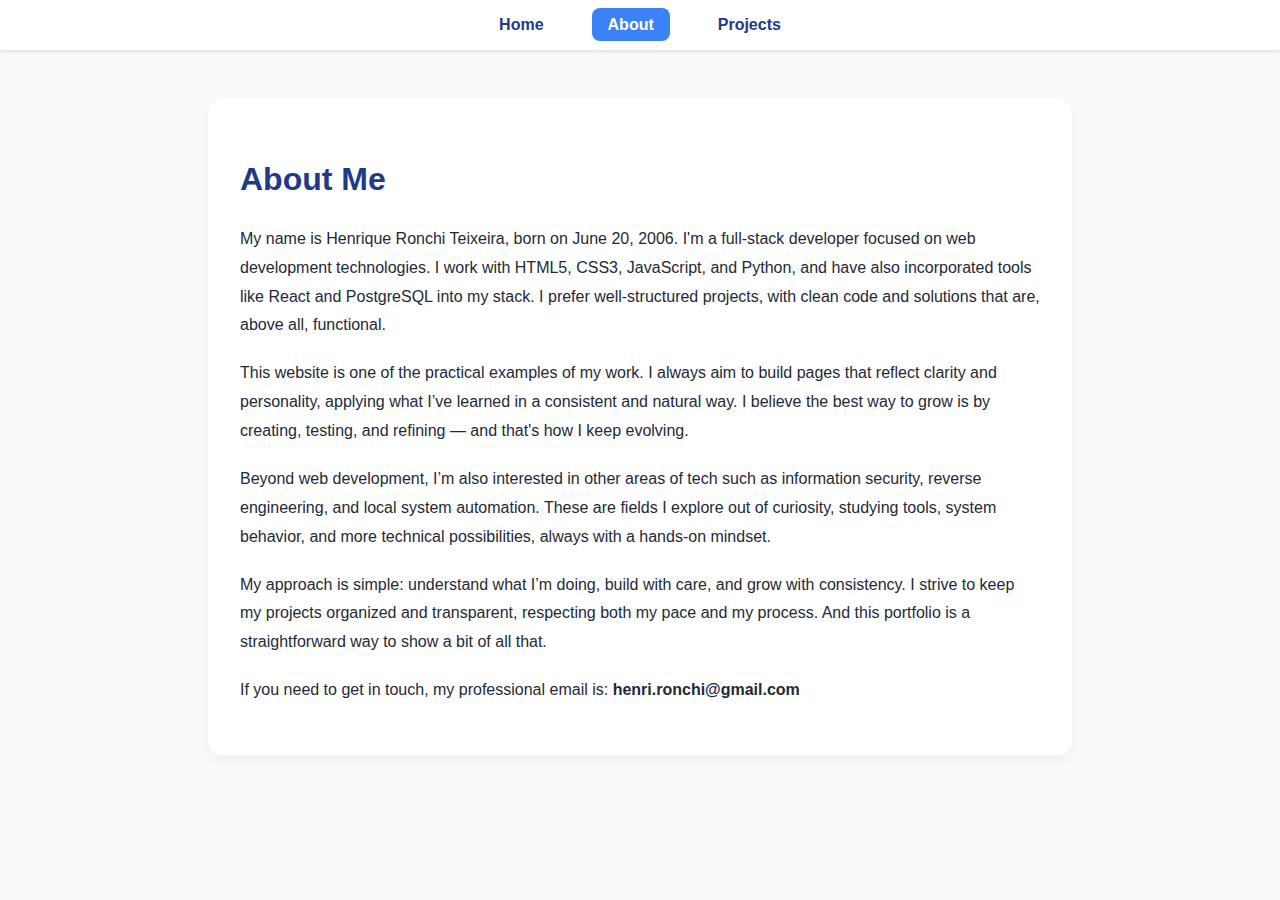
<file: about/about.html>
<!DOCTYPE html>
<html lang="en">
<head>
    <meta charset="UTF-8">
    <meta name="viewport" content="width=device-width, initial-scale=1.0">
    <title>Sobre Mim - Henrique Ronchi</title>
    <link rel="stylesheet" href="about.css">
</head>
<body>
    <header>
        <nav>
            <ul class="menu">
                <li><a href="../home/home.html">Home</a></li>
                <li><a href="about.html" class="active">About</a></li>
                <li><a href="../projects/projects.html">Projects</a></li>
            </ul>
        </nav>
    </header>

    <main>
        <section class="about-container">
            <div class="text-box">
                <h1>About Me</h1>
                <p>My name is Henrique Ronchi Teixeira, born on June 20, 2006. I'm a full-stack developer focused on web development technologies. I work with HTML5, CSS3, JavaScript, and Python, and have also incorporated tools like React and PostgreSQL into my stack. I prefer well-structured projects, with clean code and solutions that are, above all, functional.</p>

                <p>This website is one of the practical examples of my work. I always aim to build pages that reflect clarity and personality, applying what I’ve learned in a consistent and natural way. I believe the best way to grow is by creating, testing, and refining — and that's how I keep evolving.</p>

                <p>Beyond web development, I’m also interested in other areas of tech such as information security, reverse engineering, and local system automation. These are fields I explore out of curiosity, studying tools, system behavior, and more technical possibilities, always with a hands-on mindset.</p>

                <p>My approach is simple: understand what I’m doing, build with care, and grow with consistency. I strive to keep my projects organized and transparent, respecting both my pace and my process. And this portfolio is a straightforward way to show a bit of all that.</p>

                <p>If you need to get in touch, my professional email is: <strong>henri.ronchi@gmail.com</strong></p>
            </div>
        </section>
    </main>
</body>
</html>
</file>
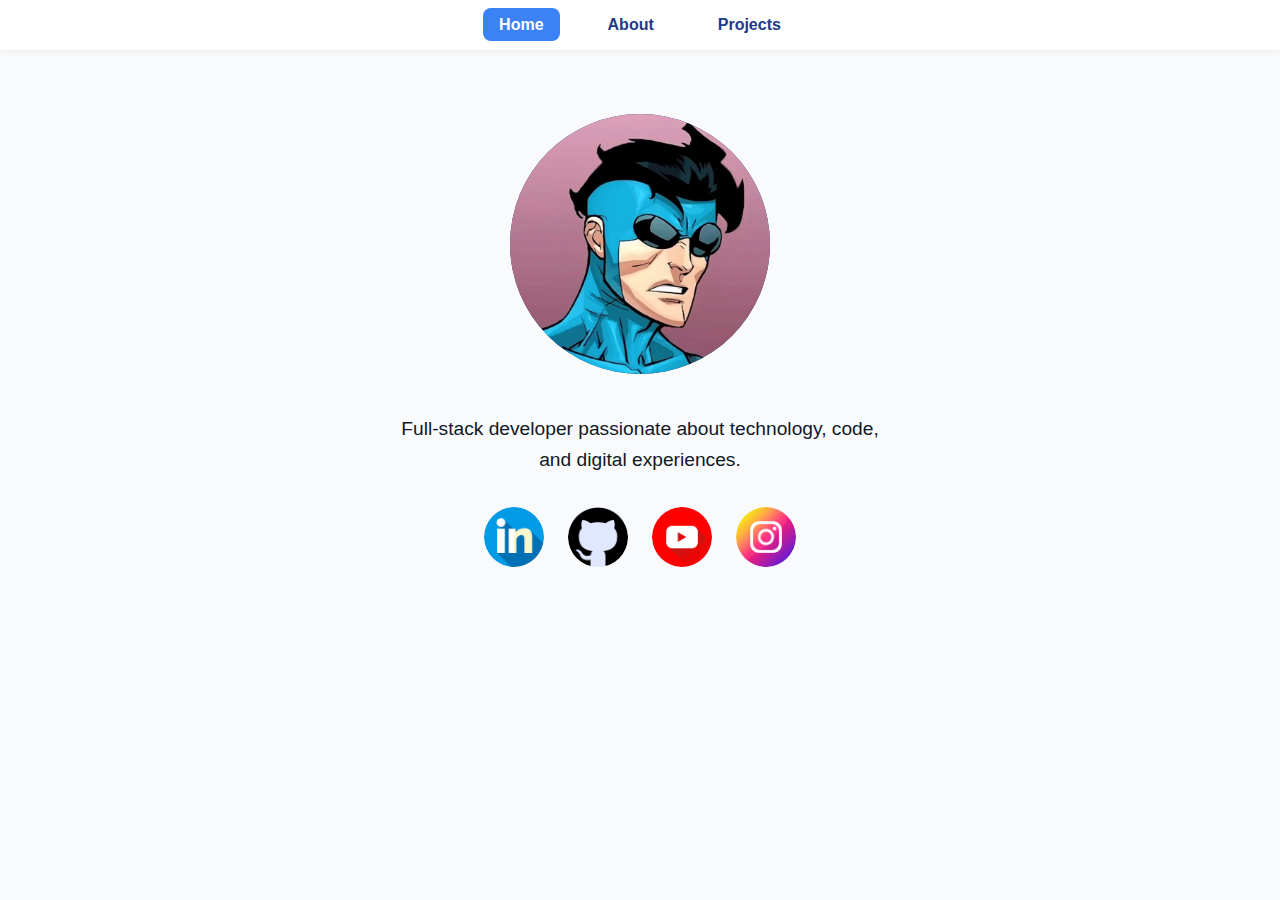
<file: home/home.html>
<!DOCTYPE html>
<html lang="en">
<head>
  <meta charset="UTF-8" />
  <meta name="viewport" content="width=device-width, initial-scale=1.0" />
  <title>Henrique Ronchi | Portfolio</title>
  <link rel="stylesheet" href="home.css" />
</head>
<body>
  <header>
    <nav class="menu">
      <ul>
        <li><a href="home.html" class="active">Home</a></li>
        <li><a href="../about/about.html">About</a></li>
        <li><a href="../projects/projects.html">Projects</a></li>
        <!-- <li><a href="contact.html">Contact</a></li> -->
      </ul>
    </nav>
  </header>

  <main>
    <div class="profile-container">
      <div class="photo-border"></div>
      <img
        src="../images/teste.jpg"
        alt="Minha foto de perfil"
        class="profile-photo"
      />
    </div>

    <p class="description">Full-stack developer passionate about technology, code, and digital experiences.</p>

    <div class="socials">
      <a href="https://www.linkedin.com/in/henriqueronchi/" target="_blank" class="icon linkedin" aria-label="LinkedIn"></a>
      <a href="https://github.com/hteixeira-dev" target="_blank" class="icon github" aria-label="GitHub"></a>
      <a href="https://www.youtube.com/@henrique-v.r" target="_blank" class="icon youtube" aria-label="YouTube"></a>
      <a href="https://www.instagram.com/henrique.ronchi/?hl=en" target="_blank" class="icon instagram" aria-label="Instagram"></a>
    </div>
  </main>
</body>
</html>
</file>
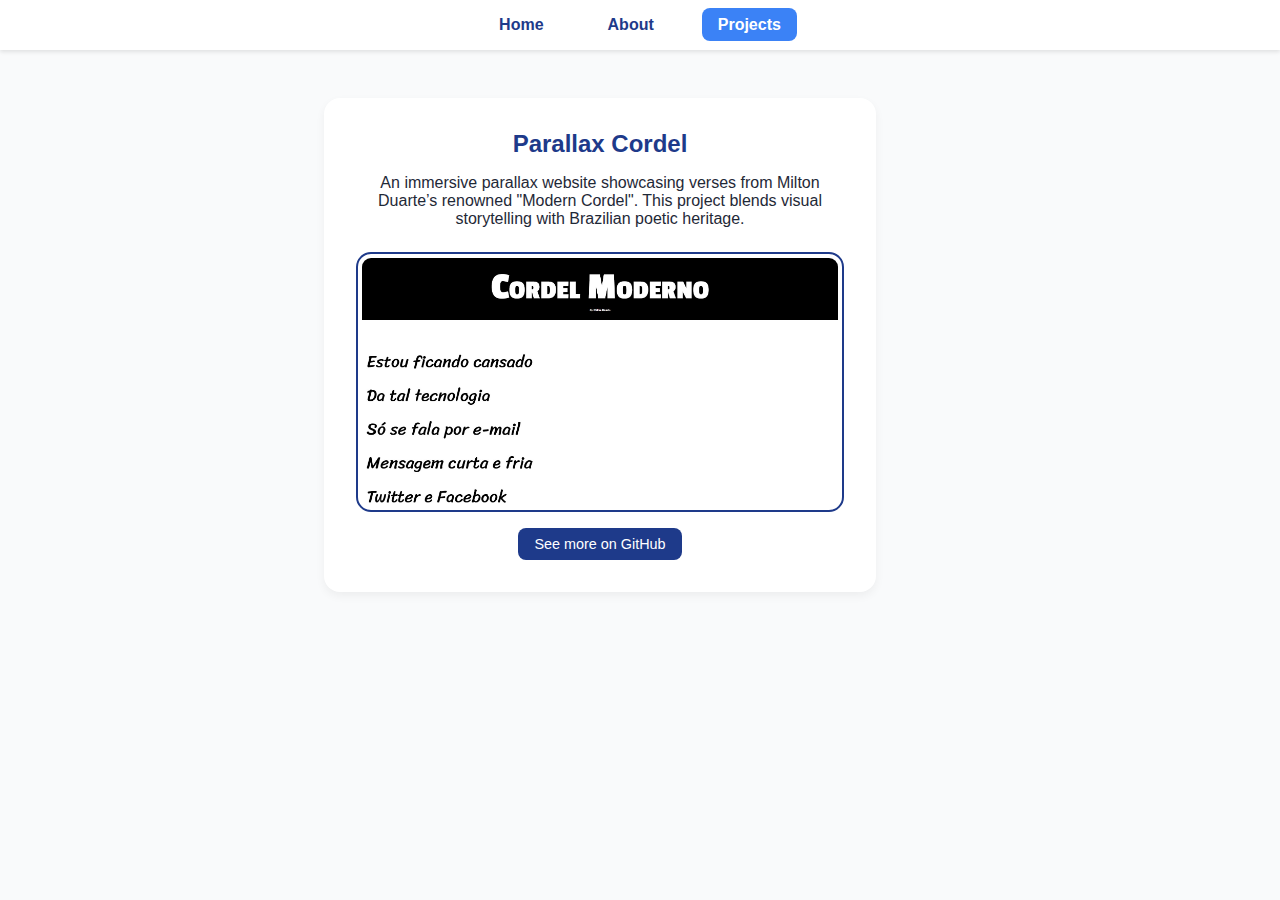
<file: projects/projects.html>
<!DOCTYPE html>
<html lang="en">
<head>
  <meta charset="UTF-8" />
  <meta name="viewport" content="width=device-width, initial-scale=1.0" />
  <title>Projects | Henrique Ronchi</title>
  <link rel="stylesheet" href="projects.css" />
</head>
<body>
  <header>
    <nav>
      <ul class="menu">
        <li><a href="../home/home.html">Home</a></li>
        <li><a href="../about/about.html">About</a></li>
        <li><a href="projects.html" class="active">Projects</a></li>
      </ul>
    </nav>
  </header>

  <main class="projects-container">
    <section class="project">
      <h2>Parallax Cordel</h2>
      <p>An immersive parallax website showcasing verses from Milton Duarte’s renowned "Modern Cordel". This project blends visual storytelling with Brazilian poetic heritage.</p>
      <img class="project-image" src="../images/projects/project1.jpg" alt="project image">
      <a class="project-link" href="https://github.com/hteixeira-dev/project-cordel" target="_blank">See more on GitHub</a>
    </section>

   <!-- <section class="project">
      <h2>Project Name 2</h2>
      <p>This is a brief description of the second project. It may include tech used or a summary of the problem it solves.</p>
      <a class="project-link" href="https://github.com/henriqueronchi/project2" target="_blank">See more on GitHub</a>
    </section>

    <section class="project">
      <h2>Project Name 3</h2>
      <p>Another example project with a description that fits the layout and design of this page.</p>
      <a class="project-link" href="https://github.com/henriqueronchi/project3" target="_blank">See more on GitHub</a>
    </section> -->
  </main>
</body>
</html>
</file>
<file: about/about.css>
@charset "UTF-8";

:root {
    --primary-blue: #1e3a8a; /* Azul escuro */
    --light-blue: #3b82f6;   /* Azul claro para hover */
    --bg-color: #f9fafb;     /* Fundo neutro */
    --text-color: #1f2937;   /* Texto principal */
  }
  
  body {
    margin: 0;
    padding: 0;
    font-family: 'Poppins', sans-serif;
    background-color: var(--bg-color);
    color: var(--text-color);
  }
  
  header {
    background-color: #ffffff;
    padding: 1rem 0;
    box-shadow: 0 2px 4px rgba(0, 0, 0, 0.1);
  }
  
  nav ul {
    display: flex;
    justify-content: center;
    gap: 2rem;
    list-style: none;
    margin: 0;
    padding: 0;
  }
  
  nav ul li a {
    text-decoration: none;
    color: var(--primary-blue);
    font-weight: bold;
    padding: 0.5rem 1rem;
    border-radius: 0.5rem;
    transition: all 0.3s ease;
  }
  
  nav ul li a:hover,
  nav ul li a.active {
    background-color: var(--light-blue);
    color: white;
  }
  
  main {
    padding: 3rem 1rem;
    display: flex;
    justify-content: center;
    align-items: center;
  }
  
  .about-container {
    max-width: 800px;
    background-color: #ffffff;
    padding: 2rem;
    border-radius: 1rem;
    box-shadow: 0 4px 10px rgba(0, 0, 0, 0.05);
    line-height: 1.8;
    color: var(--text-color);
  }
  
  .about-container h1 {
    font-size: 2rem;
    color: var(--primary-blue);
    margin-bottom: 1rem;
  }
  
  .about-container p {
    margin-bottom: 1.2rem;
    font-size: 1rem;
  }
  
  .about-container a {
    color: var(--primary-blue);
    text-decoration: none;
  }
  
  .about-container a:hover {
    color: var(--light-blue);
    text-decoration: underline;
  }
  
  /* Responsividade */
  
  /* Celulares pequenos */
  @media (max-width: 480px) {
    nav ul {
      flex-direction: column;
      gap: 1rem;
      align-items: center;
    }
  
    .about-container {
      padding: 1.5rem;
    }
  
    .about-container h1 {
      font-size: 1.5rem;
    }
  
    .about-container p {
      font-size: 0.95rem;
    }
  }
  
  /* Tablets */
  @media (min-width: 481px) and (max-width: 900px) {
    .about-container {
      padding: 2rem 2.5rem;
    }
  
    .about-container h1 {
      font-size: 1.75rem;
    }
  }
  
  /* Telas grandes */
  @media (min-width: 1400px) {
    .about-container {
      max-width: 1000px;
      padding: 3rem;
      font-size: 1.1rem;
    }
  
    .about-container h1 {
      font-size: 2.5rem;
    }
  }
</file>
<file: home/home.css>
@charset "UTF-8";

:root {
  --primary-blue: #1e3a8a; /* Azul escuro */
  --light-blue: #3b82f6;   /* Azul claro para hover */
  --bg-color: #f9fafb;     /* Fundo neutro */
  --text-color: #111827;
  --social-bg: #e0e7ff;    /* Fundo dos ícones sociais */
}

body {
  margin: 0;
  padding: 0;
  font-family: 'Segoe UI', sans-serif;
  background-color: var(--bg-color);
  color: var(--text-color);
}

/* Menu */
header {
  background-color: white;
  box-shadow: 0 2px 8px rgba(0, 0, 0, 0.05);
}

.menu ul {
  display: flex;
  justify-content: center;
  gap: 2rem;
  padding: 1rem 0;
  margin: 0;
  list-style: none;
}

.menu a {
  text-decoration: none;
  font-weight: bold;
  color: var(--primary-blue);
  transition: background-color 0.3s ease, padding 0.3s ease;
  padding: 0.5rem 1rem;
  border-radius: 8px;
}

.menu a.active,
.menu a:hover {
  background-color: var(--light-blue);
  color: white;
}

/* Container geral */
main {
  display: flex;
  flex-direction: column;
  align-items: center;
  margin-top: 4rem;
}

/* Foto de perfil */
.profile-container {
  position: relative;
  width: 260px;
  height: 260px;
  margin-bottom: 1.5rem;
}

.photo-border {
  position: absolute;
  width: 100%;
  height: 100%;
  background-color: var(--primary-blue);
  border-radius: 50%;
  z-index: 0;
}

.profile-photo {
  position: absolute;
  width: 100%;
  height: 100%;
  object-fit: cover;
  border-radius: 50%;
  z-index: 1;
  transition: transform 0.3s ease;
}

.profile-photo:hover {
  transform: translate(-8px, -8px);
}

.description {
  font-size: 1.2rem;
  text-align: center;
  margin: 1rem 0 2rem;
  max-width: 480px;
  line-height: 1.6;
}

.socials {
  display: flex;
  gap: 1.5rem;
  justify-content: center;
  flex-wrap: wrap;
}

.icon {
  width: 60px;
  height: 60px;
  border-radius: 50%;
  background-color: var(--social-bg);
  display: inline-block;
  transition: transform 0.3s ease;
  background-size: cover;
  background-repeat: no-repeat;
  background-position: center;
}

.icon:hover {
  transform: translateY(-6px);
}

.linkedin {
  background-image: url('../images/social-medias/linkedin.png');
}
.github {
  background-image: url('../images/social-medias/github.png');
}
.youtube {
  background-image: url('../images/social-medias/youtube.png');
}
.instagram {
  background-image: url('../images/social-medias/instagram.png');
}

/* Responsividade */

/* até 600px */
@media (max-width: 600px) {
  .menu ul {
    flex-direction: column;
    align-items: center;
    gap: 1rem;
  }

  .profile-container {
    width: 180px;
    height: 180px;
  }

  .description {
    font-size: 1rem;
    padding: 0 1rem;
  }

  .icon {
    width: 48px;
    height: 48px;
    background-size: cover;
  }
}

/* entre 601px e 900px */
@media (min-width: 601px) and (max-width: 900px) {
  .profile-container {
    width: 220px;
    height: 220px;
  }

  .description {
    font-size: 1.1rem;
    padding: 0 2rem;
  }

  .icon {
    width: 54px;
    height: 54px;
    background-size: cover;
  }
}

/* Telas muito grandes */
@media (min-width: 1400px) {
  .profile-container {
    width: 320px;
    height: 320px;
  }

  .description {
    font-size: 1.4rem;
    max-width: 680px;
  }

  .icon {
    width: 70px;
    height: 70px;
    background-size: cover;
  }
}
</file>
<file: projects/projects.css>
@charset "UTF-8";

:root {
  --primary-blue: #1e3a8a; /* Azul escuro */
  --light-blue: #3b82f6;   /* Azul claro para hover */
  --bg-color: #f9fafb;     /* Fundo neutro */
  --text-color: #1f2937;   /* Texto principal */
}

/* Reset */
* {
  margin: 0;
  padding: 0;
  box-sizing: border-box;
  font-family: 'Poppins', sans-serif;
}

body {
  background-color: var(--bg-color);
  color: var(--text-color);
}

/* Navegação */
nav {
  background-color: #ffffff;
  padding: 1rem 0;
  box-shadow: 0 2px 4px rgba(0, 0, 0, 0.1);
}

nav ul {
  display: flex;
  justify-content: center;
  gap: 2rem;
  list-style: none;
  margin: 0;
  padding: 0;
  flex-wrap: wrap;
}

nav ul li a {
  text-decoration: none;
  color: var(--primary-blue);
  font-weight: bold;
  padding: 0.5rem 1rem;
  border-radius: 0.5rem;
  transition: all 0.3s ease;
}

nav ul li a:hover,
nav ul li a.active {
  background-color: var(--light-blue);
  color: white;
}

/* Área de projetos */
main {
  padding: 3rem 1rem;
  display: flex;
  justify-content: center;
}

.projects-container {
  display: flex;
  flex-wrap: wrap;
  justify-content: center; /* Mantém centralizado sempre */
  align-items: flex-start;
  gap: 2rem;
  max-width: 1200px;
  width: 100%;
}

/* Cada projeto */
.project {
  background-color: #ffffff;
  border-radius: 1rem;
  padding: 2rem;
  box-shadow: 0 4px 10px rgba(0, 0, 0, 0.05);
  display: flex;
  flex-direction: column;
  align-items: center;
  transition: transform 0.3s ease;
  flex: 1 1 350px;
  max-width: 350px;
}

.project:hover {
  transform: translateY(-5px);
}

.project h2 {
  font-size: 1.5rem;
  color: var(--primary-blue);
  margin-bottom: 1rem;
  text-align: center;
}

.project p {
  font-size: 1rem;
  color: var(--text-color);
  margin-bottom: 1.5rem;
  text-align: center;
}

.project-image {
  padding: 4px;
  width: 100%;
  border-radius: 15px;
  border: solid 2px var(--primary-blue);
  margin-bottom: 1rem;
}

.project-link {
  padding: 0.5rem 1rem;
  background-color: var(--primary-blue);
  color: #ffffff;
  text-decoration: none;
  border-radius: 0.5rem;
  font-size: 0.9rem;
  transition: background-color 0.3s ease;
}

.project-link:hover {
  background-color: var(--light-blue);
}

/* Responsividade */

/* telas pequenas */
@media (max-width: 900px) {
  .project {
    flex: 1 1 100%;
    max-width: 100%;
  }
}

/* telas médias */
@media (min-width: 901px) and (max-width: 1399px) {
  .project {
    flex: 1 1 calc(50% - 2rem);
    max-width: calc(50% - 2rem);
  }
}

/* telas grandes */
@media (min-width: 1400px) {
  .project {
    flex: 1 1 calc(33.333% - 2rem);
    max-width: calc(33.333% - 2rem);
  }

  .project h2 {
    font-size: 2rem;
  }

  .project p {
    font-size: 1.1rem;
  }
}
</file>
